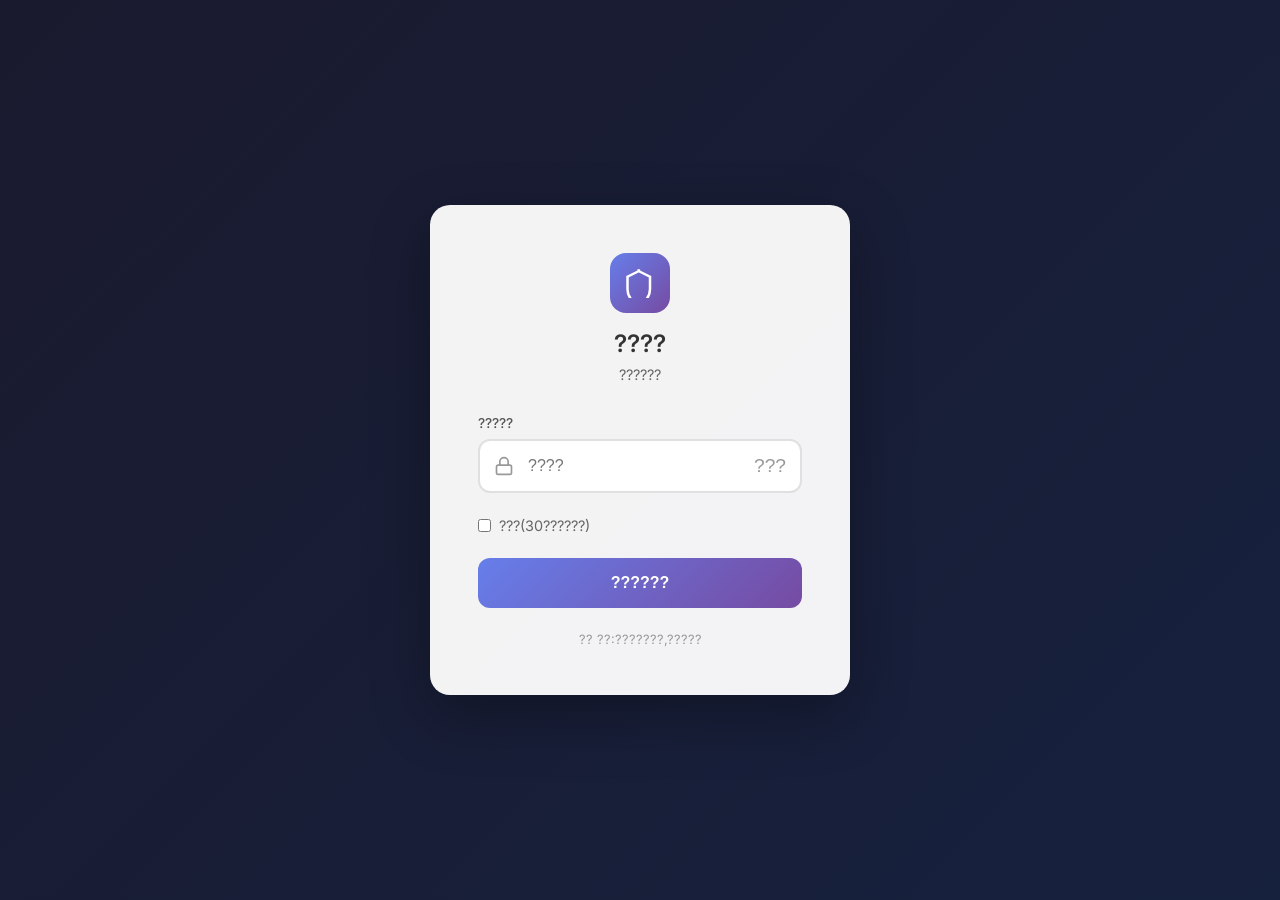
<file: admin/index.html>
<!DOCTYPE html>
<html lang="zh-CN">
<head>
    <meta charset="UTF-8">
    <meta name="viewport" content="width=device-width, initial-scale=1.0">
    <title>作品管理 - 顺明的作品集</title>
    <script>
        // 登录验证
        const TOKEN_KEY = 'admin_token';
        const TOKEN_EXPIRY = 30 * 24 * 60 * 60 * 1000; // 30天
        
        function checkAuth() {
            const token = localStorage.getItem(TOKEN_KEY);
            if (!token) {
                window.location.href = 'login.html';
                return false;
            }
            try {
                const [hash, timestamp] = token.split('_');
                const age = Date.now() - parseInt(timestamp);
                if (age > TOKEN_EXPIRY) {
                    localStorage.removeItem(TOKEN_KEY);
                    window.location.href = 'login.html';
                    return false;
                }
            } catch (e) {
                localStorage.removeItem(TOKEN_KEY);
                window.location.href = 'login.html';
                return false;
            }
            return true;
        }
        
        if (!checkAuth()) {
            throw new Error('Unauthorized');
        }
    </script>
    <link rel="preconnect" href="https://fonts.googleapis.com">
    <link rel="preconnect" href="https://fonts.gstatic.com" crossorigin>
    <link href="https://fonts.googleapis.com/css2?family=Inter:wght@300;400;500;600&family=Noto+Sans+SC:wght@300;400;500;600&display=swap" rel="stylesheet">
    <link rel="stylesheet" href="css/admin.css">
    <script>
        // 登录检查
        (function() {
            const TOKEN_KEY = 'admin_token';
            const token = localStorage.getItem(TOKEN_KEY);
            
            if (!token) {
                // 未登录，重定向到登录页
                window.location.href = 'login.html';
            }
        })();
    </script>
</head>
<body>
    <div class="admin-container">
        <!-- Sidebar -->
        <aside class="sidebar">
            <div class="sidebar-header">
                <a href="../index.html" class="back-link">
                    <svg width="20" height="20" viewBox="0 0 24 24" fill="none" stroke="currentColor" stroke-width="2">
                        <path d="M19 12H5M12 19l-7-7 7-7"/>
                    </svg>
                    返回展示页
                </a>
                <h1 class="sidebar-title">作品管理</h1>
            </div>
            
            <nav class="sidebar-nav">
                <button class="nav-item active" data-section="overview">
                    <svg width="20" height="20" viewBox="0 0 24 24" fill="none" stroke="currentColor" stroke-width="2">
                        <rect x="3" y="3" width="7" height="7"/>
                        <rect x="14" y="3" width="7" height="7"/>
                        <rect x="14" y="14" width="7" height="7"/>
                        <rect x="3" y="14" width="7" height="7"/>
                    </svg>
                    概览
                </button>
                <button class="nav-item" data-section="photography">
                    <svg width="20" height="20" viewBox="0 0 24 24" fill="none" stroke="currentColor" stroke-width="2">
                        <path d="M23 19a2 2 0 0 1-2 2H3a2 2 0 0 1-2-2V8a2 2 0 0 1 2-2h4l2-3h6l2 3h4a2 2 0 0 1 2 2z"/>
                        <circle cx="12" cy="13" r="4"/>
                    </svg>
                    摄影
                </button>
                <button class="nav-item" data-section="ecommerce">
                    <svg width="20" height="20" viewBox="0 0 24 24" fill="none" stroke="currentColor" stroke-width="2">
                        <circle cx="9" cy="21" r="1"/>
                        <circle cx="20" cy="21" r="1"/>
                        <path d="M1 1h4l2.68 13.39a2 2 0 0 0 2 1.61h9.72a2 2 0 0 0 2-1.61L23 6H6"/>
                    </svg>
                    跨境电商
                </button>
                <button class="nav-item" data-section="typesetting">
                    <svg width="20" height="20" viewBox="0 0 24 24" fill="none" stroke="currentColor" stroke-width="2">
                        <path d="M14 2H6a2 2 0 0 0-2 2v16a2 2 0 0 0 2 2h12a2 2 0 0 0 2-2V8z"/>
                        <polyline points="14 2 14 8 20 8"/>
                        <line x1="16" y1="13" x2="8" y2="13"/>
                        <line x1="16" y1="17" x2="8" y2="17"/>
                        <polyline points="10 9 9 9 8 9"/>
                    </svg>
                    排版作品
                </button>
            </nav>
            
            <div class="sidebar-footer">
                <button class="logout-btn" onclick="openTokenSettings()" style="margin-bottom:8px;background:#2d6a4f;border-color:#2d6a4f;">
                    <svg width="16" height="16" viewBox="0 0 24 24" fill="none" stroke="currentColor" stroke-width="2">
                        <rect x="3" y="11" width="18" height="11" rx="2" ry="2"/>
                        <path d="M7 11V7a5 5 0 0 1 10 0v4"/>
                    </svg>
                    设置 Gitee 令牌
                </button>
                <button class="logout-btn" onclick="logout()">
                    <svg width="16" height="16" viewBox="0 0 24 24" fill="none" stroke="currentColor" stroke-width="2">
                        <path d="M9 21H5a2 2 0 0 1-2-2V5a2 2 0 0 1 2-2h4"/>
                        <polyline points="16 17 21 12 16 7"/>
                        <line x1="21" y1="12" x2="9" y2="12"/>
                    </svg>
                    退出登录
                </button>
                <p class="version">v1.0.0</p>
            </div>
        </aside>

        <!-- Main Content -->
        <main class="main-content">
            <!-- Overview Section -->
            <section class="admin-section active" id="section-overview">
                <header class="section-header">
                    <h2>概览</h2>
                    <p>管理您的所有作品集</p>
                </header>
                
                <div class="stats-grid">
                    <div class="stat-card">
                        <div class="stat-icon photography">
                            <svg width="24" height="24" viewBox="0 0 24 24" fill="none" stroke="currentColor" stroke-width="2">
                                <path d="M23 19a2 2 0 0 1-2 2H3a2 2 0 0 1-2-2V8a2 2 0 0 1 2-2h4l2-3h6l2 3h4a2 2 0 0 1 2 2z"/>
                                <circle cx="12" cy="13" r="4"/>
                            </svg>
                        </div>
                        <div class="stat-info">
                            <span class="stat-value" id="photo-count">0</span>
                            <span class="stat-label">摄影作品集</span>
                        </div>
                    </div>
                    
                    <div class="stat-card">
                        <div class="stat-icon ecommerce">
                            <svg width="24" height="24" viewBox="0 0 24 24" fill="none" stroke="currentColor" stroke-width="2">
                                <circle cx="9" cy="21" r="1"/>
                                <circle cx="20" cy="21" r="1"/>
                                <path d="M1 1h4l2.68 13.39a2 2 0 0 0 2 1.61h9.72a2 2 0 0 0 2-1.61L23 6H6"/>
                            </svg>
                        </div>
                        <div class="stat-info">
                            <span class="stat-value" id="ecom-count">0</span>
                            <span class="stat-label">电商作品集</span>
                        </div>
                    </div>
                    
                    <div class="stat-card">
                        <div class="stat-icon typesetting">
                            <svg width="24" height="24" viewBox="0 0 24 24" fill="none" stroke="currentColor" stroke-width="2">
                                <path d="M14 2H6a2 2 0 0 0-2 2v16a2 2 0 0 0 2 2h12a2 2 0 0 0 2-2V8z"/>
                                <polyline points="14 2 14 8 20 8"/>
                            </svg>
                        </div>
                        <div class="stat-info">
                            <span class="stat-value" id="type-count">0</span>
                            <span class="stat-label">排版作品集</span>
                        </div>
                    </div>
                    
                    <div class="stat-card">
                        <div class="stat-icon total">
                            <svg width="24" height="24" viewBox="0 0 24 24" fill="none" stroke="currentColor" stroke-width="2">
                                <path d="M21 16V8a2 2 0 0 0-1-1.73l-7-4a2 2 0 0 0-2 0l-7 4A2 2 0 0 0 3 8v8a2 2 0 0 0 1 1.73l7 4a2 2 0 0 0 2 0l7-4A2 2 0 0 0 21 16z"/>
                            </svg>
                        </div>
                        <div class="stat-info">
                            <span class="stat-value" id="total-images">0</span>
                            <span class="stat-label">总图片数</span>
                        </div>
                    </div>
                </div>

                <div class="quick-actions">
                    <h3>快速操作</h3>
                    <div class="action-buttons">
                        <button class="action-btn" onclick="showSection('photography')">
                            <svg width="20" height="20" viewBox="0 0 24 24" fill="none" stroke="currentColor" stroke-width="2">
                                <line x1="12" y1="5" x2="12" y2="19"/>
                                <line x1="5" y1="12" x2="19" y2="12"/>
                            </svg>
                            添加摄影作品
                        </button>
                        <button class="action-btn" onclick="showSection('ecommerce')">
                            <svg width="20" height="20" viewBox="0 0 24 24" fill="none" stroke="currentColor" stroke-width="2">
                                <line x1="12" y1="5" x2="12" y2="19"/>
                                <line x1="5" y1="12" x2="19" y2="12"/>
                            </svg>
                            添加电商作品
                        </button>
                        <button class="action-btn" onclick="showSection('typesetting')">
                            <svg width="20" height="20" viewBox="0 0 24 24" fill="none" stroke="currentColor" stroke-width="2">
                                <line x1="12" y1="5" x2="12" y2="19"/>
                                <line x1="5" y1="12" x2="19" y2="12"/>
                            </svg>
                            添加排版作品
                        </button>
                    </div>
                </div>
            </section>

            <!-- Photography Section -->
            <section class="admin-section" id="section-photography">
                <header class="section-header">
                    <h2>摄影作品</h2>
                    <button class="primary-btn" onclick="openAddModal('photography')">
                        <svg width="20" height="20" viewBox="0 0 24 24" fill="none" stroke="currentColor" stroke-width="2">
                            <line x1="12" y1="5" x2="12" y2="19"/>
                            <line x1="5" y1="12" x2="19" y2="12"/>
                        </svg>
                        添加作品集
                    </button>
                </header>
                
                <div class="collections-grid" id="photography-collections">
                    <!-- Collections will be rendered here -->
                </div>
            </section>

            <!-- E-commerce Section -->
            <section class="admin-section" id="section-ecommerce">
                <header class="section-header">
                    <h2>跨境电商作品</h2>
                    <button class="primary-btn" onclick="openAddModal('ecommerce')">
                        <svg width="20" height="20" viewBox="0 0 24 24" fill="none" stroke="currentColor" stroke-width="2">
                            <line x1="12" y1="5" x2="12" y2="19"/>
                            <line x1="5" y1="12" x2="19" y2="12"/>
                        </svg>
                        添加作品集
                    </button>
                </header>
                
                <div class="collections-grid" id="ecommerce-collections">
                    <!-- Collections will be rendered here -->
                </div>
            </section>

            <!-- Typesetting Section -->
            <section class="admin-section" id="section-typesetting">
                <header class="section-header">
                    <h2>排版作品</h2>
                    <button class="primary-btn" onclick="openAddModal('typesetting')">
                        <svg width="20" height="20" viewBox="0 0 24 24" fill="none" stroke="currentColor" stroke-width="2">
                            <line x1="12" y1="5" x2="12" y2="19"/>
                            <line x1="5" y1="12" x2="19" y2="12"/>
                        </svg>
                        添加作品集
                    </button>
                </header>
                
                <div class="collections-grid" id="typesetting-collections">
                    <!-- Collections will be rendered here -->
                </div>
            </section>
        </main>
    </div>

    <!-- Add/Edit Modal -->
    <div class="modal-overlay" id="modalOverlay">
        <div class="modal">
            <div class="modal-header">
                <h3 id="modalTitle">添加作品集</h3>
                <button class="modal-close" onclick="closeModal()">
                    <svg width="24" height="24" viewBox="0 0 24 24" fill="none" stroke="currentColor" stroke-width="2">
                        <path d="M18 6L6 18M6 6l12 12"/>
                    </svg>
                </button>
            </div>
            
            <form id="collectionForm" class="modal-form">
                <input type="hidden" id="collectionId">
                <input type="hidden" id="collectionCategory">
                
                <div class="form-group">
                    <label for="collectionTitle">作品集名称</label>
                    <input type="text" id="collectionTitle" placeholder="输入作品集名称" required>
                </div>
                
                <div class="form-group">
                    <label>封面图片</label>
                    <div class="image-upload-area" id="coverUploadArea">
                        <input type="file" id="coverInput" accept="image/*" hidden>
                        <div class="upload-placeholder" onclick="document.getElementById('coverInput').click()">
                            <svg width="40" height="40" viewBox="0 0 24 24" fill="none" stroke="currentColor" stroke-width="1.5">
                                <rect x="3" y="3" width="18" height="18" rx="2" ry="2"/>
                                <circle cx="8.5" cy="8.5" r="1.5"/>
                                <polyline points="21 15 16 10 5 21"/>
                            </svg>
                            <span>点击上传封面</span>
                        </div>
                        <img id="coverPreview" class="image-preview hidden" alt="封面预览">
                    </div>
                </div>
                
                <div class="form-group">
                    <label>作品图片（可多选）</label>
                    <div class="images-upload-area" id="imagesUploadArea">
                        <input type="file" id="imagesInput" accept="image/*" multiple hidden>
                        <div class="upload-box" onclick="document.getElementById('imagesInput').click()">
                            <svg width="32" height="32" viewBox="0 0 24 24" fill="none" stroke="currentColor" stroke-width="1.5">
                                <line x1="12" y1="5" x2="12" y2="19"/>
                                <line x1="5" y1="12" x2="19" y2="12"/>
                            </svg>
                            <span>添加图片</span>
                        </div>
                        <div class="images-preview-grid" id="imagesPreviewGrid"></div>
                    </div>
                </div>
                
                <div class="form-group">
                    <label for="collectionSize">卡片尺寸</label>
                    <select id="collectionSize">
                        <option value="normal">标准</option>
                        <option value="medium">中等</option>
                        <option value="large">大</option>
                    </select>
                </div>
                
                <div class="form-actions">
                    <button type="button" class="secondary-btn" onclick="closeModal()">取消</button>
                    <button type="submit" class="primary-btn">保存</button>
                </div>
            </form>
        </div>
    </div>

    <!-- Toast Notification -->
    <div class="toast" id="toast">
        <span class="toast-message"></span>
    </div>

    <script src="../js/data.js"></script>
    <script src="js/gitee-uploader.js"></script>
    <script src="js/uploader.js"></script>
    <script src="js/admin.js"></script>
</body>
</html>
</file>
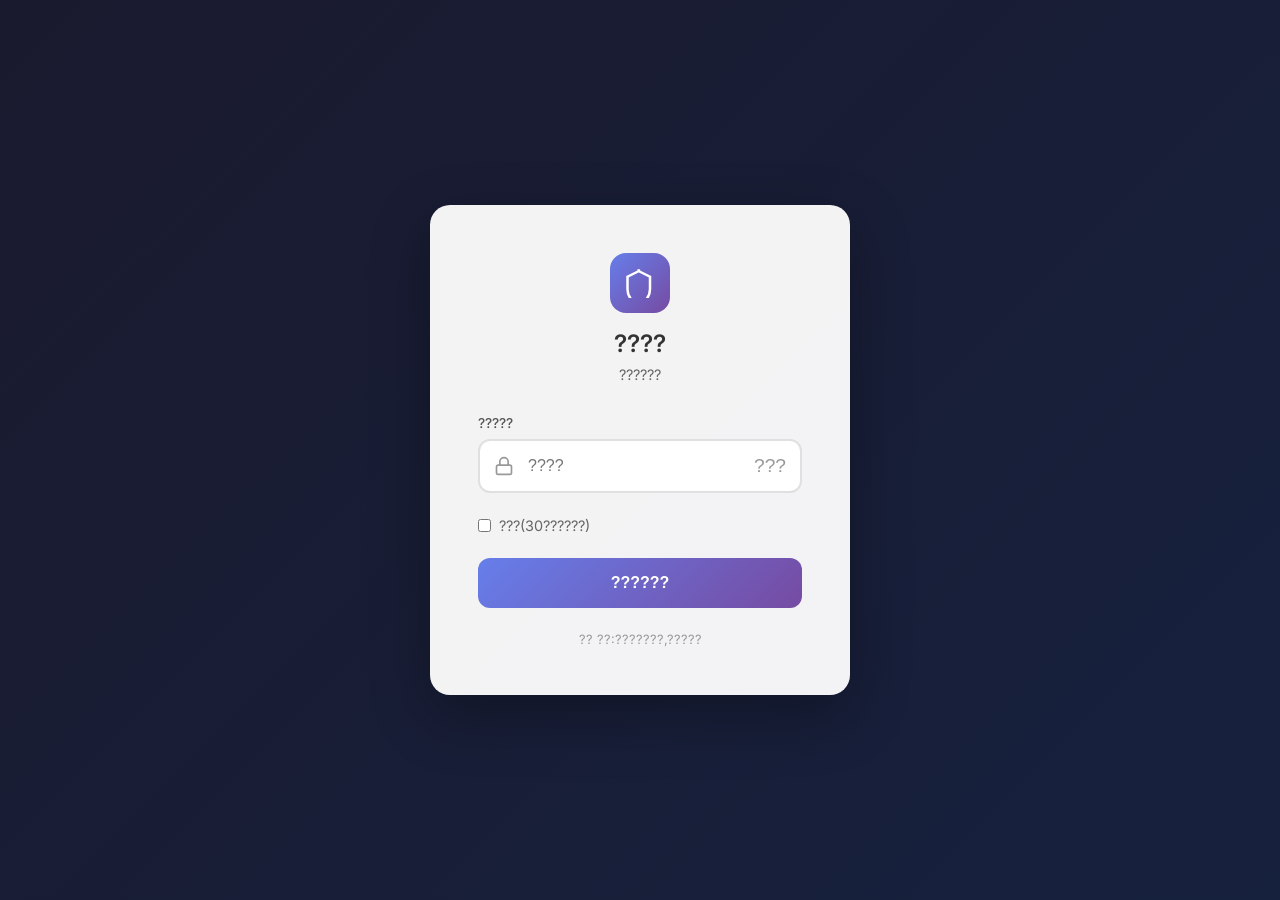
<file: admin/login.html>
<!DOCTYPE html>
<html lang="zh-CN">
<head>
    <meta charset="UTF-8">
    <meta name="viewport" content="width=device-width, initial-scale=1.0">
    <title>?????? - ??????</title>
    <link rel="preconnect" href="https://fonts.googleapis.com">
    <link href="https://fonts.googleapis.com/css2?family=Inter:wght@300;400;500;600&family=Noto+Sans+SC:wght@300;400;500;600&display=swap" rel="stylesheet">
    <style>
        * {
            margin: 0;
            padding: 0;
            box-sizing: border-box;
        }
        
        body {
            font-family: 'Inter', 'Noto Sans SC', sans-serif;
            background: linear-gradient(135deg, #1a1a2e 0%, #16213e 100%);
            min-height: 100vh;
            display: flex;
            align-items: center;
            justify-content: center;
            padding: 2rem;
        }
        
        .login-container {
            background: rgba(255, 255, 255, 0.95);
            border-radius: 20px;
            padding: 3rem;
            width: 100%;
            max-width: 420px;
            box-shadow: 0 20px 60px rgba(0, 0, 0, 0.3);
            backdrop-filter: blur(10px);
        }
        
        .logo {
            text-align: center;
            margin-bottom: 2rem;
        }
        
        .logo-icon {
            width: 60px;
            height: 60px;
            background: linear-gradient(135deg, #667eea 0%, #764ba2 100%);
            border-radius: 16px;
            display: inline-flex;
            align-items: center;
            justify-content: center;
            margin-bottom: 1rem;
        }
        
        .logo-icon svg {
            width: 30px;
            height: 30px;
            color: white;
        }
        
        .logo h1 {
            font-size: 1.5rem;
            color: #333;
            font-weight: 600;
        }
        
        .logo p {
            color: #666;
            font-size: 0.9rem;
            margin-top: 0.5rem;
        }
        
        .form-group {
            margin-bottom: 1.5rem;
        }
        
        .form-group label {
            display: block;
            font-size: 0.85rem;
            color: #555;
            margin-bottom: 0.5rem;
            font-weight: 500;
        }
        
        .input-wrapper {
            position: relative;
        }
        
        .input-wrapper input {
            width: 100%;
            padding: 1rem 1rem 1rem 3rem;
            border: 2px solid #e0e0e0;
            border-radius: 12px;
            font-size: 1rem;
            transition: border-color 0.3s;
        }
        
        .input-wrapper input:focus {
            outline: none;
            border-color: #667eea;
        }
        
        .input-icon {
            position: absolute;
            left: 1rem;
            top: 50%;
            transform: translateY(-50%);
            color: #999;
        }
        
        .toggle-password {
            position: absolute;
            right: 1rem;
            top: 50%;
            transform: translateY(-50%);
            background: none;
            border: none;
            cursor: pointer;
            color: #999;
            font-size: 1.2rem;
        }
        
        .toggle-password:hover {
            color: #667eea;
        }
        
        .login-btn {
            width: 100%;
            padding: 1rem;
            background: linear-gradient(135deg, #667eea 0%, #764ba2 100%);
            color: white;
            border: none;
            border-radius: 12px;
            font-size: 1rem;
            font-weight: 600;
            cursor: pointer;
            transition: transform 0.2s, box-shadow 0.2s;
        }
        
        .login-btn:hover {
            transform: translateY(-2px);
            box-shadow: 0 10px 30px rgba(102, 126, 234, 0.4);
        }
        
        .login-btn:active {
            transform: translateY(0);
        }
        
        .error-message {
            background: #fee;
            color: #c33;
            padding: 1rem;
            border-radius: 8px;
            margin-bottom: 1.5rem;
            display: none;
            font-size: 0.9rem;
        }
        
        .error-message.show {
            display: block;
        }
        
        .remember-me {
            display: flex;
            align-items: center;
            gap: 0.5rem;
            margin-bottom: 1.5rem;
            font-size: 0.9rem;
            color: #666;
        }
        
        .remember-me input {
            cursor: pointer;
        }
        
        .footer-text {
            text-align: center;
            font-size: 0.8rem;
            color: #999;
            margin-top: 1.5rem;
        }
        
        .loading {
            display: none;
            text-align: center;
            color: #667eea;
        }
        
        .spinner {
            display: inline-block;
            width: 20px;
            height: 20px;
            border: 3px solid #e0e0e0;
            border-top-color: #667eea;
            border-radius: 50%;
            animation: spin 0.8s linear infinite;
        }
        
        @keyframes spin {
            to { transform: rotate(360deg); }
        }
    </style>
</head>
<body>
    <div class="login-container">
        <div class="logo">
            <div class="logo-icon">
                <svg viewBox="0 0 24 24" fill="none" stroke="currentColor" stroke-width="2">
                    <path d="M12 2L2 7v10c0 5.55 3.84 10.74 9 12 5.16-1.26 9-6.45 9-12V7l-10-5z"/>
                </svg>
            </div>
            <h1>????</h1>
            <p>??????</p>
        </div>
        
        <form id="loginForm">
            <div class="error-message" id="errorMessage"></div>
            
            <div class="form-group">
                <label for="password">?????</label>
                <div class="input-wrapper">
                    <svg class="input-icon" width="20" height="20" viewBox="0 0 24 24" fill="none" stroke="currentColor" stroke-width="2">
                        <rect x="3" y="11" width="18" height="11" rx="2" ry="2"/>
                        <path d="M7 11V7a5 5 0 0 1 10 0v4"/>
                    </svg>
                    <input type="password" id="password" placeholder="????" required>
                    <button type="button" class="toggle-password" onclick="togglePassword()">???</button>
                </div>
            </div>
            
            <div class="remember-me">
                <input type="checkbox" id="rememberMe">
                <label for="rememberMe" style="margin: 0; cursor: pointer;">???(30??????)</label>
            </div>
            
            <button type="submit" class="login-btn" id="loginBtn">
                <span id="btnText">??????</span>
                <div class="loading" id="loading">
                    <div class="spinner"></div>
                </div>
            </button>
        </form>
        
        <div class="footer-text">
            ?? ??:???????,?????
        </div>
    </div>
    
    <script>
        // ????(???????)
        const ADMIN_PASSWORD = 'shunming2026'; // ????????
        const TOKEN_KEY = 'admin_token';
        const REMEMBER_KEY = 'admin_remember';
        
        // ???????
        function checkLogin() {
            const token = localStorage.getItem(TOKEN_KEY);
            if (token && verifyToken(token)) {
                redirectToAdmin();
            }
        }
        
        // ??token
        function generateToken(password) {
            const timestamp = Date.now();
            const hash = btoa(password + timestamp); // ????
            return hash + '_' + timestamp;
        }
        
        // ??token
        function verifyToken(token) {
            try {
                const [hash, timestamp] = token.split('_');
                const now = Date.now();
                const age = now - parseInt(timestamp);
                
                // 30????
                const thirtyDays = 30 * 24 * 60 * 60 * 1000;
                return age < thirtyDays;
            } catch (e) {
                return false;
            }
        }
        
        // ??????
        function togglePassword() {
            const input = document.getElementById('password');
            const btn = event.target;
            
            if (input.type === 'password') {
                input.type = 'text';
                btn.textContent = '??';
            } else {
                input.type = 'password';
                btn.textContent = '???';
            }
        }
        
        // ????
        document.getElementById('loginForm').addEventListener('submit', function(e) {
            e.preventDefault();
            
            const password = document.getElementById('password').value;
            const rememberMe = document.getElementById('rememberMe').checked;
            const errorMsg = document.getElementById('errorMessage');
            const loginBtn = document.getElementById('loginBtn');
            const btnText = document.getElementById('btnText');
            const loading = document.getElementById('loading');
            
            // ??????
            loginBtn.disabled = true;
            btnText.style.display = 'none';
            loading.style.display = 'block';
            errorMsg.classList.remove('show');
            
            // ??????
            setTimeout(() => {
                if (password === ADMIN_PASSWORD) {
                    // ????
                    const token = generateToken(password);
                    localStorage.setItem(TOKEN_KEY, token);
                    
                    if (rememberMe) {
                        localStorage.setItem(REMEMBER_KEY, 'true');
                    }
                    
                    // ????????
                    redirectToAdmin();
                } else {
                    // ????
                    errorMsg.textContent = '? ????,???';
                    errorMsg.classList.add('show');
                    
                    loginBtn.disabled = false;
                    btnText.style.display = 'inline';
                    loading.style.display = 'none';
                    
                    document.getElementById('password').value = '';
                    document.getElementById('password').focus();
                }
            }, 800);
        });
        
        // ????????
        function redirectToAdmin() {
            window.location.href = 'index.html';
        }
        
        // ???????????
        window.addEventListener('load', checkLogin);
    </script>
</body>
</html>
</file>
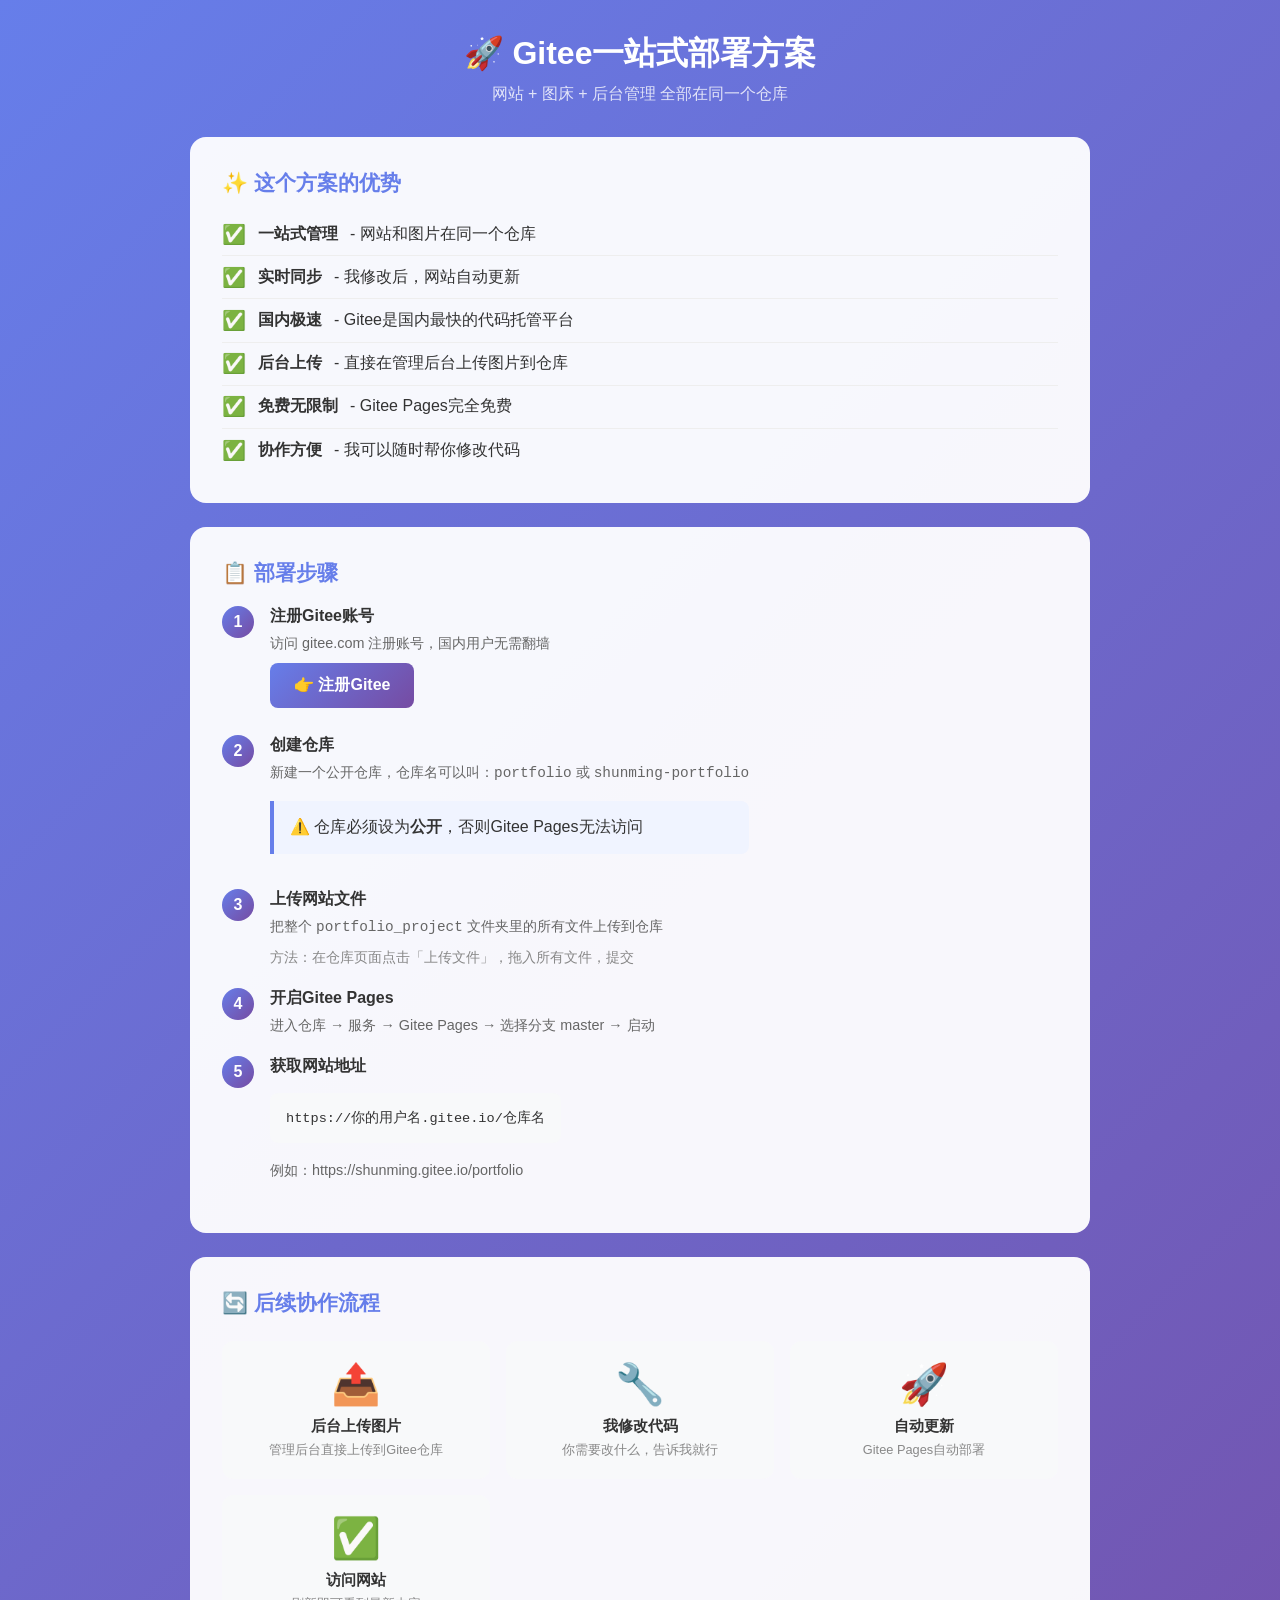
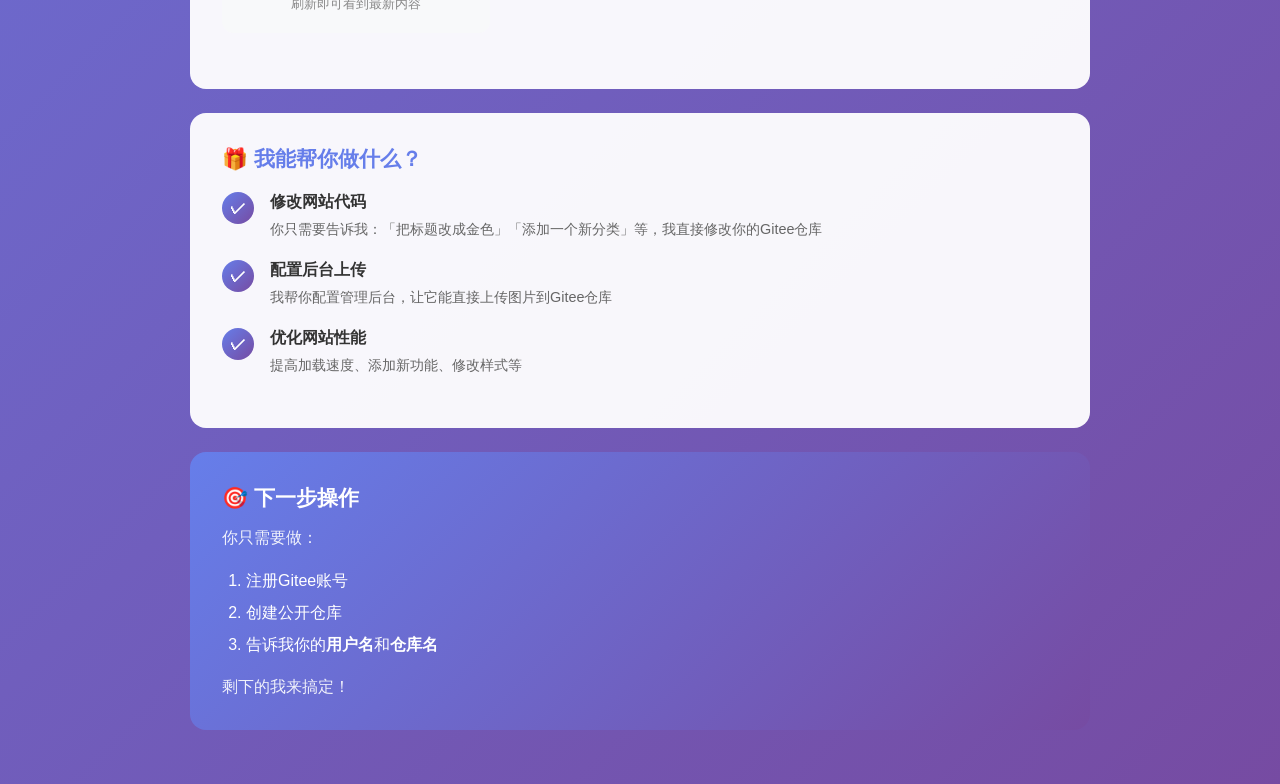
<file: temp_clone/Gitee部署指南.html>
<!DOCTYPE html>
<html lang="zh-CN">
<head>
    <meta charset="UTF-8">
    <meta name="viewport" content="width=device-width, initial-scale=1.0">
    <title>Gitee部署指南 - 一站式解决方案</title>
    <style>
        * { margin: 0; padding: 0; box-sizing: border-box; }
        body {
            font-family: -apple-system, BlinkMacSystemFont, 'Segoe UI', sans-serif;
            background: linear-gradient(135deg, #667eea 0%, #764ba2 100%);
            min-height: 100vh;
            color: white;
            padding: 2rem;
        }
        .container { max-width: 900px; margin: 0 auto; }
        h1 { text-align: center; font-size: 2rem; margin-bottom: 0.5rem; }
        .subtitle { text-align: center; color: rgba(255,255,255,0.8); margin-bottom: 2rem; }
        
        .card {
            background: rgba(255,255,255,0.95);
            color: #333;
            border-radius: 16px;
            padding: 2rem;
            margin-bottom: 1.5rem;
        }
        
        .card h2 {
            font-size: 1.3rem;
            margin-bottom: 1rem;
            color: #667eea;
        }
        
        .step {
            display: flex;
            gap: 1rem;
            margin: 1.2rem 0;
        }
        
        .step-num {
            width: 32px;
            height: 32px;
            background: linear-gradient(135deg, #667eea 0%, #764ba2 100%);
            color: white;
            border-radius: 50%;
            display: flex;
            align-items: center;
            justify-content: center;
            font-weight: bold;
            flex-shrink: 0;
        }
        
        .step-content h3 {
            font-size: 1rem;
            margin-bottom: 0.3rem;
        }
        
        .step-content p {
            font-size: 0.9rem;
            color: #666;
            line-height: 1.6;
        }
        
        .highlight {
            background: #f0f4ff;
            border-left: 4px solid #667eea;
            padding: 1rem;
            margin: 1rem 0;
            border-radius: 0 8px 8px 0;
        }
        
        .btn {
            display: inline-block;
            padding: 0.75rem 1.5rem;
            background: linear-gradient(135deg, #667eea 0%, #764ba2 100%);
            color: white;
            text-decoration: none;
            border-radius: 8px;
            font-weight: 600;
            margin: 0.5rem 0.5rem 0.5rem 0;
            transition: transform 0.2s;
        }
        
        .btn:hover {
            transform: translateY(-2px);
        }
        
        .url-box {
            background: #f8f9fa;
            padding: 1rem;
            border-radius: 8px;
            font-family: monospace;
            font-size: 0.85rem;
            word-break: break-all;
            margin: 1rem 0;
        }
        
        .workflow {
            display: grid;
            grid-template-columns: repeat(auto-fit, minmax(200px, 1fr));
            gap: 1rem;
            margin: 1.5rem 0;
        }
        
        .workflow-item {
            background: #f8f9fa;
            padding: 1.25rem;
            border-radius: 12px;
            text-align: center;
        }
        
        .workflow-item .icon {
            font-size: 2.5rem;
            margin-bottom: 0.5rem;
        }
        
        .workflow-item h4 {
            font-size: 0.95rem;
            margin-bottom: 0.3rem;
        }
        
        .workflow-item p {
            font-size: 0.8rem;
            color: #888;
        }
        
        .arrow {
            text-align: center;
            font-size: 1.5rem;
            color: #667eea;
            margin: 0.5rem 0;
        }
        
        .advantage-list {
            list-style: none;
        }
        
        .advantage-list li {
            padding: 0.6rem 0;
            border-bottom: 1px solid #eee;
            display: flex;
            align-items: center;
            gap: 0.75rem;
        }
        
        .advantage-list li:last-child {
            border-bottom: none;
        }
        
        .check {
            color: #4CAF50;
            font-size: 1.2rem;
        }
    </style>
</head>
<body>
    <div class="container">
        <h1>🚀 Gitee一站式部署方案</h1>
        <p class="subtitle">网站 + 图床 + 后台管理 全部在同一个仓库</p>
        
        <div class="card">
            <h2>✨ 这个方案的优势</h2>
            <ul class="advantage-list">
                <li><span class="check">✅</span> <strong>一站式管理</strong> - 网站和图片在同一个仓库</li>
                <li><span class="check">✅</span> <strong>实时同步</strong> - 我修改后，网站自动更新</li>
                <li><span class="check">✅</span> <strong>国内极速</strong> - Gitee是国内最快的代码托管平台</li>
                <li><span class="check">✅</span> <strong>后台上传</strong> - 直接在管理后台上传图片到仓库</li>
                <li><span class="check">✅</span> <strong>免费无限制</strong> - Gitee Pages完全免费</li>
                <li><span class="check">✅</span> <strong>协作方便</strong> - 我可以随时帮你修改代码</li>
            </ul>
        </div>
        
        <div class="card">
            <h2>📋 部署步骤</h2>
            
            <div class="step">
                <div class="step-num">1</div>
                <div class="step-content">
                    <h3>注册Gitee账号</h3>
                    <p>访问 gitee.com 注册账号，国内用户无需翻墙</p>
                    <a href="https://gitee.com/signup" target="_blank" class="btn">👉 注册Gitee</a>
                </div>
            </div>
            
            <div class="step">
                <div class="step-num">2</div>
                <div class="step-content">
                    <h3>创建仓库</h3>
                    <p>新建一个公开仓库，仓库名可以叫：<code>portfolio</code> 或 <code>shunming-portfolio</code></p>
                    <div class="highlight">
                        ⚠️ 仓库必须设为<strong>公开</strong>，否则Gitee Pages无法访问
                    </div>
                </div>
            </div>
            
            <div class="step">
                <div class="step-num">3</div>
                <div class="step-content">
                    <h3>上传网站文件</h3>
                    <p>把整个 <code>portfolio_project</code> 文件夹里的所有文件上传到仓库</p>
                    <p style="font-size: 0.85rem; color: #888; margin-top: 0.5rem;">
                        方法：在仓库页面点击「上传文件」，拖入所有文件，提交
                    </p>
                </div>
            </div>
            
            <div class="step">
                <div class="step-num">4</div>
                <div class="step-content">
                    <h3>开启Gitee Pages</h3>
                    <p>进入仓库 → 服务 → Gitee Pages → 选择分支 master → 启动</p>
                </div>
            </div>
            
            <div class="step">
                <div class="step-num">5</div>
                <div class="step-content">
                    <h3>获取网站地址</h3>
                    <div class="url-box">
                        https://你的用户名.gitee.io/仓库名
                    </div>
                    <p>例如：https://shunming.gitee.io/portfolio</p>
                </div>
            </div>
        </div>
        
        <div class="card">
            <h2>🔄 后续协作流程</h2>
            
            <div class="workflow">
                <div class="workflow-item">
                    <div class="icon">📤</div>
                    <h4>后台上传图片</h4>
                    <p>管理后台直接上传到Gitee仓库</p>
                </div>
                <div class="workflow-item">
                    <div class="icon">🔧</div>
                    <h4>我修改代码</h4>
                    <p>你需要改什么，告诉我就行</p>
                </div>
                <div class="workflow-item">
                    <div class="icon">🚀</div>
                    <h4>自动更新</h4>
                    <p>Gitee Pages自动部署</p>
                </div>
                <div class="workflow-item">
                    <div class="icon">✅</div>
                    <h4>访问网站</h4>
                    <p>刷新即可看到最新内容</p>
                </div>
            </div>
        </div>
        
        <div class="card">
            <h2>🎁 我能帮你做什么？</h2>
            
            <div class="step">
                <div class="step-num">✓</div>
                <div class="step-content">
                    <h3>修改网站代码</h3>
                    <p>你只需要告诉我：「把标题改成金色」「添加一个新分类」等，我直接修改你的Gitee仓库</p>
                </div>
            </div>
            
            <div class="step">
                <div class="step-num">✓</div>
                <div class="step-content">
                    <h3>配置后台上传</h3>
                    <p>我帮你配置管理后台，让它能直接上传图片到Gitee仓库</p>
                </div>
            </div>
            
            <div class="step">
                <div class="step-num">✓</div>
                <div class="step-content">
                    <h3>优化网站性能</h3>
                    <p>提高加载速度、添加新功能、修改样式等</p>
                </div>
            </div>
        </div>
        
        <div class="card" style="background: linear-gradient(135deg, #667eea 0%, #764ba2 100%); color: white;">
            <h2 style="color: white;">🎯 下一步操作</h2>
            <p style="margin: 1rem 0; opacity: 0.9;">你只需要做：</p>
            <ol style="padding-left: 1.5rem; line-height: 2;">
                <li>注册Gitee账号</li>
                <li>创建公开仓库</li>
                <li>告诉我你的<strong>用户名</strong>和<strong>仓库名</strong></li>
            </ol>
            <p style="margin-top: 1rem; opacity: 0.9;">剩下的我来搞定！</p>
        </div>
    </div>
</body>
</html>
</file>
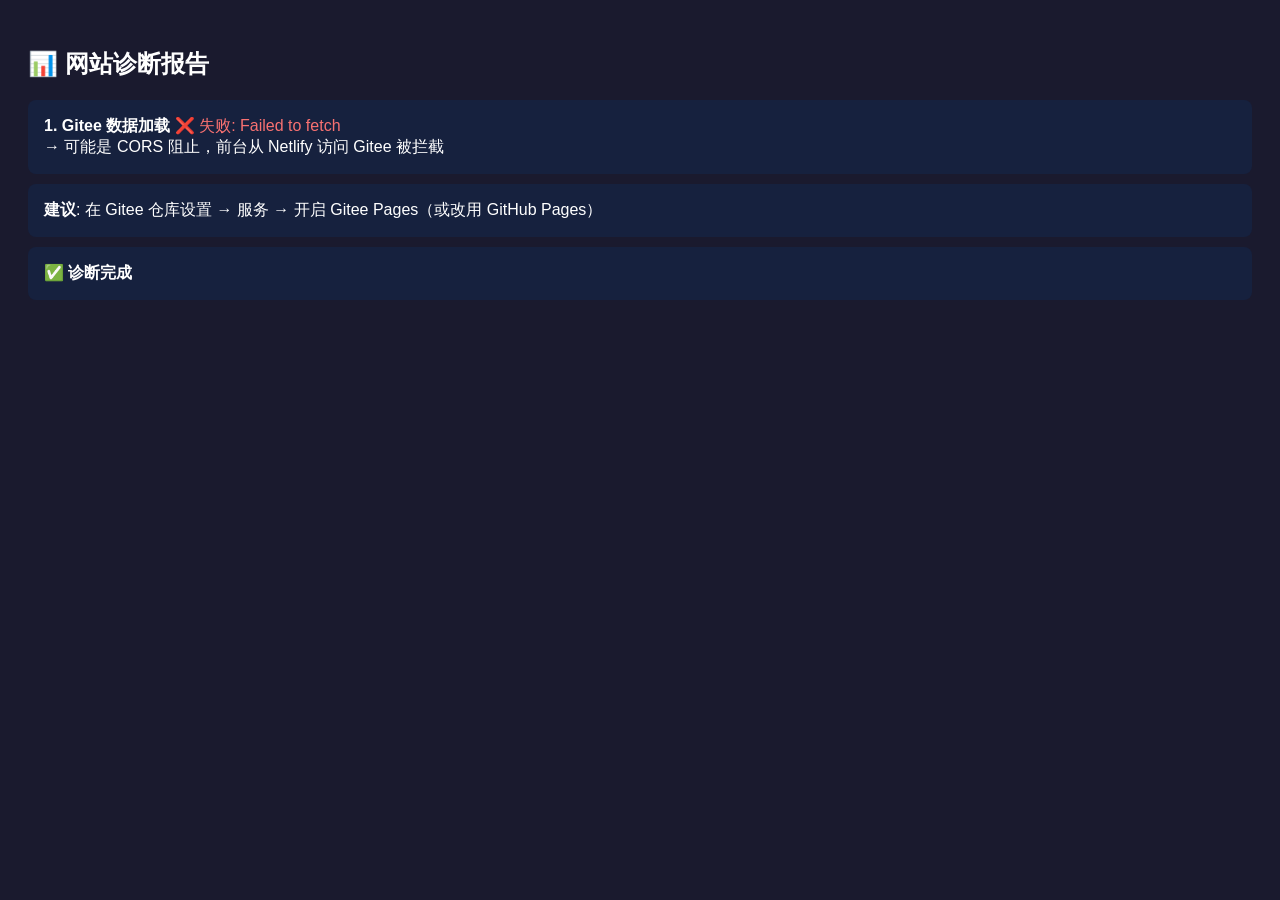
<file: temp_clone/test.html>
<!DOCTYPE html>
<html lang="zh-CN">
<head>
<meta charset="UTF-8">
<meta name="viewport" content="width=device-width, initial-scale=1.0">
<title>诊断测试</title>
<style>
  body { font-family: sans-serif; padding: 20px; background: #1a1a2e; color: #fff; }
  .card { background: #16213e; padding: 16px; margin: 10px 0; border-radius: 8px; }
  .ok { color: #4ade80; }
  .fail { color: #f87171; }
  .warn { color: #fbbf24; }
  img { max-width: 200px; max-height: 150px; margin: 8px; border: 2px solid #333; }
  h3 { margin: 0 0 10px; }
</style>
</head>
<body>
<h2>📊 网站诊断报告</h2>
<div id="results"></div>
<script>
const results = document.getElementById('results');
function log(msg, type) {
  const div = document.createElement('div');
  div.className = 'card ' + type;
  div.innerHTML = msg;
  results.appendChild(div);
}
function done() {
  log('<b>✅ 诊断完成</b>');
}

// 1. 测试 data.json 加载
fetch('https://gitee.com/z1832698917/aming-web/raw/master/data/portfolio.json?t=' + Date.now())
  .then(r => { if(r.ok) return r.json(); throw new Error('HTTP '+r.status); })
  .then(data => {
    log(`<b>1. Gitee 数据加载</b> <span class="ok">✅ 成功</span><br>摄影作品: ${data.photography.length} | 电商: ${data.ecommerce.length} | 排版: ${data.typesetting.length}`);
    
    // 2. 测试图片加载
    const imgs = data.photography.flatMap(p => [p.cover, ...p.images.map(i=>i.url)]);
    log(`<b>2. 测试 ${imgs.length} 张图片...</b>`);
    
    let passed = 0, failed = 0;
    imgs.forEach((src, i) => {
      const img = new Image();
      img.crossOrigin = 'anonymous';
      img.onload = () => { passed++; renderImg(src, true); check(); };
      img.onerror = () => { failed++; renderImg(src, false); check(); };
      img.src = src;
    });
    
    function check() {
      if (passed + failed < imgs.length) return;
      if (failed === 0) {
        log(`<b>3. 图片加载</b> <span class="ok">✅ 全部成功 (${passed}/${imgs.length})</span>`);
      } else {
        log(`<b>3. 图片加载</b> <span class="fail">⚠️ ${failed}/${imgs.length} 张失败</span>`);
        log(`<b>原因分析</b>: Gitee 对某些图片做了限流或风控。建议换用 smms 免费图床上传图片`);
      }
      done();
    }
  })
  .catch(e => {
    log(`<b>1. Gitee 数据加载</b> <span class="fail">❌ 失败: ${e.message}</span><br>→ 可能是 CORS 阻止，前台从 Netlify 访问 Gitee 被拦截`);
    log(`<b>建议</b>: 在 Gitee 仓库设置 → 服务 → 开启 Gitee Pages（或改用 GitHub Pages）`);
    done();
  });

function renderImg(src, ok) {
  const div = document.createElement('div');
  div.style.cssText = 'display:inline-block;margin:4px;text-align:center;';
  div.innerHTML = `<img src="${src}"><br><small style="color:${ok?'#4ade80':'#f87171'}">${ok?'✅':'❌'}</small>`;
  results.appendChild(div);
}
</script>
</body>
</html>
</file>
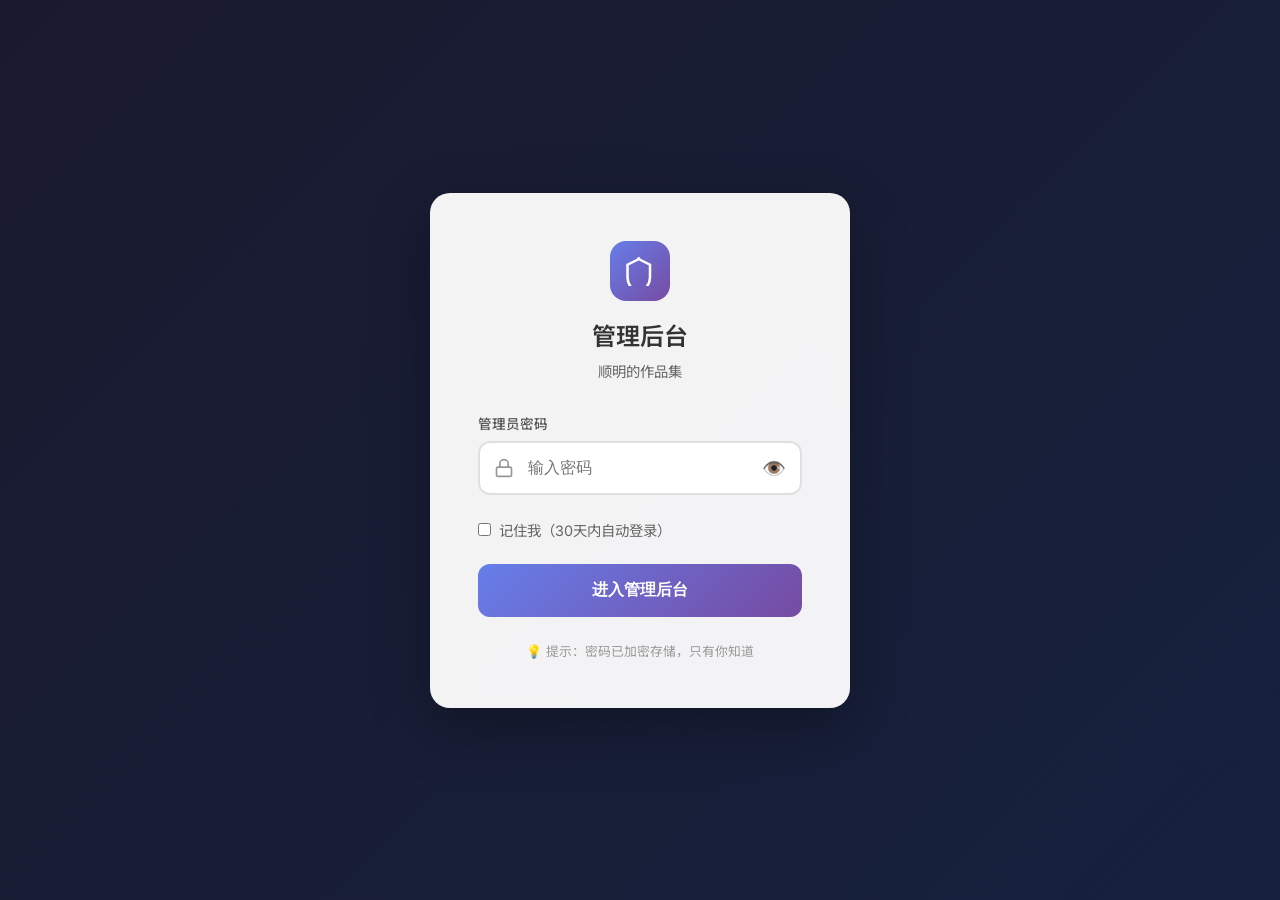
<file: temp_clone/admin/login.html>
<!DOCTYPE html>
<html lang="zh-CN">
<head>
    <meta charset="UTF-8">
    <meta name="viewport" content="width=device-width, initial-scale=1.0">
    <title>管理后台登录 - 顺明的作品集</title>
    <link rel="preconnect" href="https://fonts.googleapis.com">
    <link href="https://fonts.googleapis.com/css2?family=Inter:wght@300;400;500;600&family=Noto+Sans+SC:wght@300;400;500;600&display=swap" rel="stylesheet">
    <style>
        * {
            margin: 0;
            padding: 0;
            box-sizing: border-box;
        }
        
        body {
            font-family: 'Inter', 'Noto Sans SC', sans-serif;
            background: linear-gradient(135deg, #1a1a2e 0%, #16213e 100%);
            min-height: 100vh;
            display: flex;
            align-items: center;
            justify-content: center;
            padding: 2rem;
        }
        
        .login-container {
            background: rgba(255, 255, 255, 0.95);
            border-radius: 20px;
            padding: 3rem;
            width: 100%;
            max-width: 420px;
            box-shadow: 0 20px 60px rgba(0, 0, 0, 0.3);
            backdrop-filter: blur(10px);
        }
        
        .logo {
            text-align: center;
            margin-bottom: 2rem;
        }
        
        .logo-icon {
            width: 60px;
            height: 60px;
            background: linear-gradient(135deg, #667eea 0%, #764ba2 100%);
            border-radius: 16px;
            display: inline-flex;
            align-items: center;
            justify-content: center;
            margin-bottom: 1rem;
        }
        
        .logo-icon svg {
            width: 30px;
            height: 30px;
            color: white;
        }
        
        .logo h1 {
            font-size: 1.5rem;
            color: #333;
            font-weight: 600;
        }
        
        .logo p {
            color: #666;
            font-size: 0.9rem;
            margin-top: 0.5rem;
        }
        
        .form-group {
            margin-bottom: 1.5rem;
        }
        
        .form-group label {
            display: block;
            font-size: 0.85rem;
            color: #555;
            margin-bottom: 0.5rem;
            font-weight: 500;
        }
        
        .input-wrapper {
            position: relative;
        }
        
        .input-wrapper input {
            width: 100%;
            padding: 1rem 1rem 1rem 3rem;
            border: 2px solid #e0e0e0;
            border-radius: 12px;
            font-size: 1rem;
            transition: border-color 0.3s;
        }
        
        .input-wrapper input:focus {
            outline: none;
            border-color: #667eea;
        }
        
        .input-icon {
            position: absolute;
            left: 1rem;
            top: 50%;
            transform: translateY(-50%);
            color: #999;
        }
        
        .toggle-password {
            position: absolute;
            right: 1rem;
            top: 50%;
            transform: translateY(-50%);
            background: none;
            border: none;
            cursor: pointer;
            color: #999;
            font-size: 1.2rem;
        }
        
        .toggle-password:hover {
            color: #667eea;
        }
        
        .login-btn {
            width: 100%;
            padding: 1rem;
            background: linear-gradient(135deg, #667eea 0%, #764ba2 100%);
            color: white;
            border: none;
            border-radius: 12px;
            font-size: 1rem;
            font-weight: 600;
            cursor: pointer;
            transition: transform 0.2s, box-shadow 0.2s;
        }
        
        .login-btn:hover {
            transform: translateY(-2px);
            box-shadow: 0 10px 30px rgba(102, 126, 234, 0.4);
        }
        
        .login-btn:active {
            transform: translateY(0);
        }
        
        .error-message {
            background: #fee;
            color: #c33;
            padding: 1rem;
            border-radius: 8px;
            margin-bottom: 1.5rem;
            display: none;
            font-size: 0.9rem;
        }
        
        .error-message.show {
            display: block;
        }
        
        .remember-me {
            display: flex;
            align-items: center;
            gap: 0.5rem;
            margin-bottom: 1.5rem;
            font-size: 0.9rem;
            color: #666;
        }
        
        .remember-me input {
            cursor: pointer;
        }
        
        .footer-text {
            text-align: center;
            font-size: 0.8rem;
            color: #999;
            margin-top: 1.5rem;
        }
        
        .loading {
            display: none;
            text-align: center;
            color: #667eea;
        }
        
        .spinner {
            display: inline-block;
            width: 20px;
            height: 20px;
            border: 3px solid #e0e0e0;
            border-top-color: #667eea;
            border-radius: 50%;
            animation: spin 0.8s linear infinite;
        }
        
        @keyframes spin {
            to { transform: rotate(360deg); }
        }
    </style>
</head>
<body>
    <div class="login-container">
        <div class="logo">
            <div class="logo-icon">
                <svg viewBox="0 0 24 24" fill="none" stroke="currentColor" stroke-width="2">
                    <path d="M12 2L2 7v10c0 5.55 3.84 10.74 9 12 5.16-1.26 9-6.45 9-12V7l-10-5z"/>
                </svg>
            </div>
            <h1>管理后台</h1>
            <p>顺明的作品集</p>
        </div>
        
        <form id="loginForm">
            <div class="error-message" id="errorMessage"></div>
            
            <div class="form-group">
                <label for="password">管理员密码</label>
                <div class="input-wrapper">
                    <svg class="input-icon" width="20" height="20" viewBox="0 0 24 24" fill="none" stroke="currentColor" stroke-width="2">
                        <rect x="3" y="11" width="18" height="11" rx="2" ry="2"/>
                        <path d="M7 11V7a5 5 0 0 1 10 0v4"/>
                    </svg>
                    <input type="password" id="password" placeholder="输入密码" required>
                    <button type="button" class="toggle-password" onclick="togglePassword()">👁️</button>
                </div>
            </div>
            
            <div class="remember-me">
                <input type="checkbox" id="rememberMe">
                <label for="rememberMe" style="margin: 0; cursor: pointer;">记住我（30天内自动登录）</label>
            </div>
            
            <button type="submit" class="login-btn" id="loginBtn">
                <span id="btnText">进入管理后台</span>
                <div class="loading" id="loading">
                    <div class="spinner"></div>
                </div>
            </button>
        </form>
        
        <div class="footer-text">
            💡 提示：密码已加密存储，只有你知道
        </div>
    </div>
    
    <script>
        // 配置密码（你可以修改这个）
        const ADMIN_PASSWORD = 'shunming2026'; // 改成你想要的密码
        const TOKEN_KEY = 'admin_token';
        const REMEMBER_KEY = 'admin_remember';
        
        // 检查是否已登录
        function checkLogin() {
            const token = localStorage.getItem(TOKEN_KEY);
            if (token && verifyToken(token)) {
                redirectToAdmin();
            }
        }
        
        // 生成token
        function generateToken(password) {
            const timestamp = Date.now();
            const hash = btoa(password + timestamp); // 简单加密
            return hash + '_' + timestamp;
        }
        
        // 验证token
        function verifyToken(token) {
            try {
                const [hash, timestamp] = token.split('_');
                const now = Date.now();
                const age = now - parseInt(timestamp);
                
                // 30天有效期
                const thirtyDays = 30 * 24 * 60 * 60 * 1000;
                return age < thirtyDays;
            } catch (e) {
                return false;
            }
        }
        
        // 切换密码显示
        function togglePassword() {
            const input = document.getElementById('password');
            const btn = event.target;
            
            if (input.type === 'password') {
                input.type = 'text';
                btn.textContent = '🙈';
            } else {
                input.type = 'password';
                btn.textContent = '👁️';
            }
        }
        
        // 登录处理
        document.getElementById('loginForm').addEventListener('submit', function(e) {
            e.preventDefault();
            
            const password = document.getElementById('password').value;
            const rememberMe = document.getElementById('rememberMe').checked;
            const errorMsg = document.getElementById('errorMessage');
            const loginBtn = document.getElementById('loginBtn');
            const btnText = document.getElementById('btnText');
            const loading = document.getElementById('loading');
            
            // 显示加载状态
            loginBtn.disabled = true;
            btnText.style.display = 'none';
            loading.style.display = 'block';
            errorMsg.classList.remove('show');
            
            // 模拟网络延迟
            setTimeout(() => {
                if (password === ADMIN_PASSWORD) {
                    // 密码正确
                    const token = generateToken(password);
                    localStorage.setItem(TOKEN_KEY, token);
                    
                    if (rememberMe) {
                        localStorage.setItem(REMEMBER_KEY, 'true');
                    }
                    
                    // 重定向到管理后台
                    redirectToAdmin();
                } else {
                    // 密码错误
                    errorMsg.textContent = '❌ 密码错误，请重试';
                    errorMsg.classList.add('show');
                    
                    loginBtn.disabled = false;
                    btnText.style.display = 'inline';
                    loading.style.display = 'none';
                    
                    document.getElementById('password').value = '';
                    document.getElementById('password').focus();
                }
            }, 800);
        });
        
        // 重定向到管理后台
        function redirectToAdmin() {
            window.location.href = 'index.html';
        }
        
        // 页面加载时检查登录状态
        window.addEventListener('load', checkLogin);
    </script>
</body>
</html>
</file>
<file: admin/css/admin.css>
/* =====================================================
   Admin Panel Stylesheet
   ===================================================== */

:root {
    --admin-bg: #f5f5f5;
    --sidebar-bg: #1a1a1a;
    --sidebar-text: #e0e0e0;
    --sidebar-active: #ffffff;
    --card-bg: #ffffff;
    --border-color: #e0e0e0;
    --text-primary: #1a1a1a;
    --text-secondary: #666666;
    --accent: #c9a962;
    --accent-hover: #b8943f;
    --danger: #e74c3c;
    --success: #27ae60;
    --shadow: 0 2px 20px rgba(0, 0, 0, 0.08);
    --radius: 8px;
    --transition: 0.2s ease;
}

*, *::before, *::after {
    box-sizing: border-box;
    margin: 0;
    padding: 0;
}

body {
    font-family: 'Inter', 'Noto Sans SC', sans-serif;
    background: var(--admin-bg);
    color: var(--text-primary);
    line-height: 1.6;
    min-height: 100vh;
}

/* =====================================================
   Layout
   ===================================================== */
.admin-container {
    display: flex;
    min-height: 100vh;
}

/* =====================================================
   Sidebar
   ===================================================== */
.sidebar {
    width: 260px;
    background: var(--sidebar-bg);
    color: var(--sidebar-text);
    display: flex;
    flex-direction: column;
    position: fixed;
    top: 0;
    left: 0;
    height: 100vh;
    z-index: 100;
    overflow-y: auto;
}

.sidebar-header {
    padding: 2rem 1.5rem 1.5rem;
    border-bottom: 1px solid rgba(255, 255, 255, 0.08);
}

.back-link {
    display: flex;
    align-items: center;
    gap: 0.5rem;
    color: rgba(255, 255, 255, 0.5);
    text-decoration: none;
    font-size: 0.85rem;
    margin-bottom: 1.5rem;
    transition: color var(--transition);
}

.back-link:hover {
    color: white;
}

.sidebar-title {
    font-size: 1.25rem;
    font-weight: 600;
    color: white;
    letter-spacing: 0.05em;
}

.sidebar-nav {
    padding: 1.5rem 1rem;
    flex: 1;
}

.nav-item {
    display: flex;
    align-items: center;
    gap: 0.75rem;
    width: 100%;
    padding: 0.875rem 1rem;
    background: transparent;
    border: none;
    border-radius: var(--radius);
    color: rgba(255, 255, 255, 0.6);
    font-family: inherit;
    font-size: 0.9rem;
    cursor: pointer;
    transition: all var(--transition);
    text-align: left;
    margin-bottom: 0.25rem;
}

.nav-item:hover {
    background: rgba(255, 255, 255, 0.08);
    color: white;
}

.nav-item.active {
    background: rgba(201, 169, 98, 0.2);
    color: var(--accent);
}

.sidebar-footer {
    padding: 1.5rem;
    border-top: 1px solid rgba(255, 255, 255, 0.08);
}

.logout-btn {
    width: 100%;
    display: flex;
    align-items: center;
    gap: 0.75rem;
    padding: 0.875rem 1rem;
    background: rgba(231, 76, 60, 0.1);
    border: 1px solid rgba(231, 76, 60, 0.3);
    border-radius: var(--radius);
    color: #e74c3c;
    font-family: inherit;
    font-size: 0.9rem;
    cursor: pointer;
    transition: all var(--transition);
    margin-bottom: 1rem;
}

.logout-btn:hover {
    background: rgba(231, 76, 60, 0.2);
    border-color: #e74c3c;
}

.version {
    font-size: 0.75rem;
    color: rgba(255, 255, 255, 0.3);
}

/* =====================================================
   Main Content
   ===================================================== */
.main-content {
    flex: 1;
    margin-left: 260px;
    padding: 2rem;
    min-height: 100vh;
}

/* =====================================================
   Admin Sections
   ===================================================== */
.admin-section {
    display: none;
}

.admin-section.active {
    display: block;
}

.section-header {
    display: flex;
    align-items: center;
    justify-content: space-between;
    margin-bottom: 2rem;
    padding-bottom: 1.5rem;
    border-bottom: 1px solid var(--border-color);
}

.section-header h2 {
    font-size: 1.75rem;
    font-weight: 600;
    color: var(--text-primary);
}

.section-header p {
    color: var(--text-secondary);
    font-size: 0.9rem;
    margin-top: 0.25rem;
}

/* =====================================================
   Stats Grid
   ===================================================== */
.stats-grid {
    display: grid;
    grid-template-columns: repeat(auto-fill, minmax(200px, 1fr));
    gap: 1.5rem;
    margin-bottom: 2.5rem;
}

.stat-card {
    background: var(--card-bg);
    border-radius: var(--radius);
    padding: 1.5rem;
    display: flex;
    align-items: center;
    gap: 1rem;
    box-shadow: var(--shadow);
    transition: transform var(--transition);
}

.stat-card:hover {
    transform: translateY(-2px);
}

.stat-icon {
    width: 50px;
    height: 50px;
    border-radius: 12px;
    display: flex;
    align-items: center;
    justify-content: center;
    flex-shrink: 0;
}

.stat-icon.photography { background: rgba(52, 152, 219, 0.1); color: #3498db; }
.stat-icon.ecommerce { background: rgba(231, 76, 60, 0.1); color: #e74c3c; }
.stat-icon.typesetting { background: rgba(155, 89, 182, 0.1); color: #9b59b6; }
.stat-icon.total { background: rgba(201, 169, 98, 0.1); color: var(--accent); }

.stat-value {
    display: block;
    font-size: 2rem;
    font-weight: 700;
    color: var(--text-primary);
    line-height: 1;
}

.stat-label {
    display: block;
    font-size: 0.8rem;
    color: var(--text-secondary);
    margin-top: 0.25rem;
}

/* =====================================================
   Quick Actions
   ===================================================== */
.quick-actions {
    background: var(--card-bg);
    border-radius: var(--radius);
    padding: 1.5rem;
    box-shadow: var(--shadow);
}

.quick-actions h3 {
    font-size: 1rem;
    font-weight: 600;
    margin-bottom: 1rem;
    color: var(--text-secondary);
    text-transform: uppercase;
    letter-spacing: 0.1em;
    font-size: 0.8rem;
}

.action-buttons {
    display: flex;
    gap: 1rem;
    flex-wrap: wrap;
}

.action-btn {
    display: flex;
    align-items: center;
    gap: 0.5rem;
    padding: 0.75rem 1.25rem;
    background: var(--admin-bg);
    border: 1px solid var(--border-color);
    border-radius: var(--radius);
    font-family: inherit;
    font-size: 0.9rem;
    color: var(--text-primary);
    cursor: pointer;
    transition: all var(--transition);
}

.action-btn:hover {
    background: var(--accent);
    border-color: var(--accent);
    color: white;
}

/* =====================================================
   Collections Grid
   ===================================================== */
.collections-grid {
    display: grid;
    grid-template-columns: repeat(auto-fill, minmax(280px, 1fr));
    gap: 1.5rem;
}

.collection-admin-card {
    background: var(--card-bg);
    border-radius: var(--radius);
    overflow: hidden;
    box-shadow: var(--shadow);
    transition: transform var(--transition);
}

.collection-admin-card:hover {
    transform: translateY(-3px);
}

.collection-cover {
    position: relative;
    padding-top: 60%;
    overflow: hidden;
}

.collection-cover img {
    position: absolute;
    top: 0;
    left: 0;
    width: 100%;
    height: 100%;
    object-fit: cover;
}

.collection-cover-placeholder {
    position: absolute;
    top: 0;
    left: 0;
    width: 100%;
    height: 100%;
    background: var(--admin-bg);
    display: flex;
    align-items: center;
    justify-content: center;
    color: var(--text-secondary);
}

.collection-card-body {
    padding: 1.25rem;
}

.collection-card-title {
    font-size: 1rem;
    font-weight: 600;
    margin-bottom: 0.5rem;
}

.collection-card-meta {
    font-size: 0.8rem;
    color: var(--text-secondary);
    margin-bottom: 1rem;
}

.collection-card-actions {
    display: flex;
    gap: 0.5rem;
}

.edit-btn, .delete-btn {
    flex: 1;
    padding: 0.5rem;
    border: none;
    border-radius: 4px;
    font-family: inherit;
    font-size: 0.85rem;
    cursor: pointer;
    transition: all var(--transition);
    display: flex;
    align-items: center;
    justify-content: center;
    gap: 0.25rem;
}

.edit-btn {
    background: rgba(201, 169, 98, 0.1);
    color: var(--accent);
}

.edit-btn:hover {
    background: var(--accent);
    color: white;
}

.delete-btn {
    background: rgba(231, 76, 60, 0.1);
    color: var(--danger);
}

.delete-btn:hover {
    background: var(--danger);
    color: white;
}

/* =====================================================
   Buttons
   ===================================================== */
.primary-btn {
    display: flex;
    align-items: center;
    gap: 0.5rem;
    padding: 0.75rem 1.5rem;
    background: var(--accent);
    border: none;
    border-radius: var(--radius);
    font-family: inherit;
    font-size: 0.9rem;
    font-weight: 500;
    color: white;
    cursor: pointer;
    transition: all var(--transition);
}

.primary-btn:hover {
    background: var(--accent-hover);
    transform: translateY(-1px);
}

.secondary-btn {
    display: flex;
    align-items: center;
    gap: 0.5rem;
    padding: 0.75rem 1.5rem;
    background: transparent;
    border: 1px solid var(--border-color);
    border-radius: var(--radius);
    font-family: inherit;
    font-size: 0.9rem;
    color: var(--text-secondary);
    cursor: pointer;
    transition: all var(--transition);
}

.secondary-btn:hover {
    background: var(--admin-bg);
    color: var(--text-primary);
}

/* =====================================================
   Modal
   ===================================================== */
.modal-overlay {
    position: fixed;
    top: 0;
    left: 0;
    width: 100%;
    height: 100%;
    background: rgba(0, 0, 0, 0.5);
    backdrop-filter: blur(4px);
    z-index: 1000;
    display: flex;
    align-items: center;
    justify-content: center;
    opacity: 0;
    visibility: hidden;
    transition: all var(--transition);
}

.modal-overlay.active {
    opacity: 1;
    visibility: visible;
}

.modal {
    background: white;
    border-radius: 12px;
    width: 90%;
    max-width: 600px;
    max-height: 90vh;
    overflow-y: auto;
    transform: scale(0.95) translateY(20px);
    transition: transform 0.3s cubic-bezier(0.16, 1, 0.3, 1);
}

.modal-overlay.active .modal {
    transform: scale(1) translateY(0);
}

.modal-header {
    display: flex;
    align-items: center;
    justify-content: space-between;
    padding: 1.5rem;
    border-bottom: 1px solid var(--border-color);
    position: sticky;
    top: 0;
    background: white;
    z-index: 1;
}

.modal-header h3 {
    font-size: 1.25rem;
    font-weight: 600;
}

.modal-close {
    background: transparent;
    border: none;
    cursor: pointer;
    color: var(--text-secondary);
    padding: 0.25rem;
    transition: color var(--transition);
}

.modal-close:hover {
    color: var(--text-primary);
}

/* =====================================================
   Form Styles
   ===================================================== */
.modal-form {
    padding: 1.5rem;
}

.form-group {
    margin-bottom: 1.5rem;
}

.form-group label {
    display: block;
    font-size: 0.9rem;
    font-weight: 500;
    color: var(--text-primary);
    margin-bottom: 0.5rem;
}

.form-group input[type="text"],
.form-group select {
    width: 100%;
    padding: 0.75rem 1rem;
    border: 1px solid var(--border-color);
    border-radius: var(--radius);
    font-family: inherit;
    font-size: 0.9rem;
    color: var(--text-primary);
    background: white;
    transition: border-color var(--transition);
    outline: none;
}

.form-group input[type="text"]:focus,
.form-group select:focus {
    border-color: var(--accent);
}

/* Image Upload Areas */
.image-upload-area {
    border: 2px dashed var(--border-color);
    border-radius: var(--radius);
    overflow: hidden;
    transition: border-color var(--transition);
}

.image-upload-area:hover {
    border-color: var(--accent);
}

.upload-placeholder {
    display: flex;
    flex-direction: column;
    align-items: center;
    justify-content: center;
    gap: 0.75rem;
    padding: 2rem;
    cursor: pointer;
    color: var(--text-secondary);
    transition: color var(--transition);
}

.upload-placeholder:hover {
    color: var(--accent);
}

.upload-placeholder span {
    font-size: 0.9rem;
}

.image-preview {
    width: 100%;
    height: 200px;
    object-fit: cover;
    display: block;
}

.image-preview.hidden {
    display: none;
}

.images-upload-area {
    border: 2px dashed var(--border-color);
    border-radius: var(--radius);
    padding: 1rem;
    transition: border-color var(--transition);
}

.images-upload-area:hover {
    border-color: var(--accent);
}

.upload-box {
    display: flex;
    flex-direction: column;
    align-items: center;
    justify-content: center;
    gap: 0.5rem;
    padding: 1.5rem;
    cursor: pointer;
    color: var(--text-secondary);
    border: 1px dashed var(--border-color);
    border-radius: 6px;
    margin-bottom: 1rem;
    transition: all var(--transition);
}

.upload-box:hover {
    color: var(--accent);
    border-color: var(--accent);
}

.upload-box span {
    font-size: 0.85rem;
}

.images-preview-grid {
    display: grid;
    grid-template-columns: repeat(auto-fill, minmax(100px, 1fr));
    gap: 0.75rem;
}

.preview-item {
    position: relative;
    aspect-ratio: 3/4;
    border-radius: 4px;
    overflow: hidden;
}

.preview-item img {
    width: 100%;
    height: 100%;
    object-fit: cover;
}

.preview-item .remove-img {
    position: absolute;
    top: 4px;
    right: 4px;
    width: 24px;
    height: 24px;
    background: rgba(0, 0, 0, 0.7);
    border: none;
    border-radius: 50%;
    color: white;
    cursor: pointer;
    display: flex;
    align-items: center;
    justify-content: center;
    font-size: 14px;
    opacity: 0;
    transition: opacity var(--transition);
}

.preview-item:hover .remove-img {
    opacity: 1;
}

.form-actions {
    display: flex;
    gap: 1rem;
    justify-content: flex-end;
    padding-top: 1rem;
    border-top: 1px solid var(--border-color);
}

/* =====================================================
   Toast Notification
   ===================================================== */
.toast {
    position: fixed;
    bottom: 2rem;
    right: 2rem;
    background: var(--text-primary);
    color: white;
    padding: 1rem 1.5rem;
    border-radius: var(--radius);
    font-size: 0.9rem;
    z-index: 2000;
    transform: translateY(100px);
    opacity: 0;
    transition: all 0.3s cubic-bezier(0.16, 1, 0.3, 1);
}

.toast.show {
    transform: translateY(0);
    opacity: 1;
}

.toast.success {
    background: var(--success);
}

.toast.error {
    background: var(--danger);
}

/* =====================================================
   Responsive
   ===================================================== */
@media (max-width: 768px) {
    .sidebar {
        width: 100%;
        height: auto;
        position: relative;
    }
    
    .admin-container {
        flex-direction: column;
    }
    
    .main-content {
        margin-left: 0;
    }
    
    .stats-grid {
        grid-template-columns: repeat(2, 1fr);
    }
}
</file>
